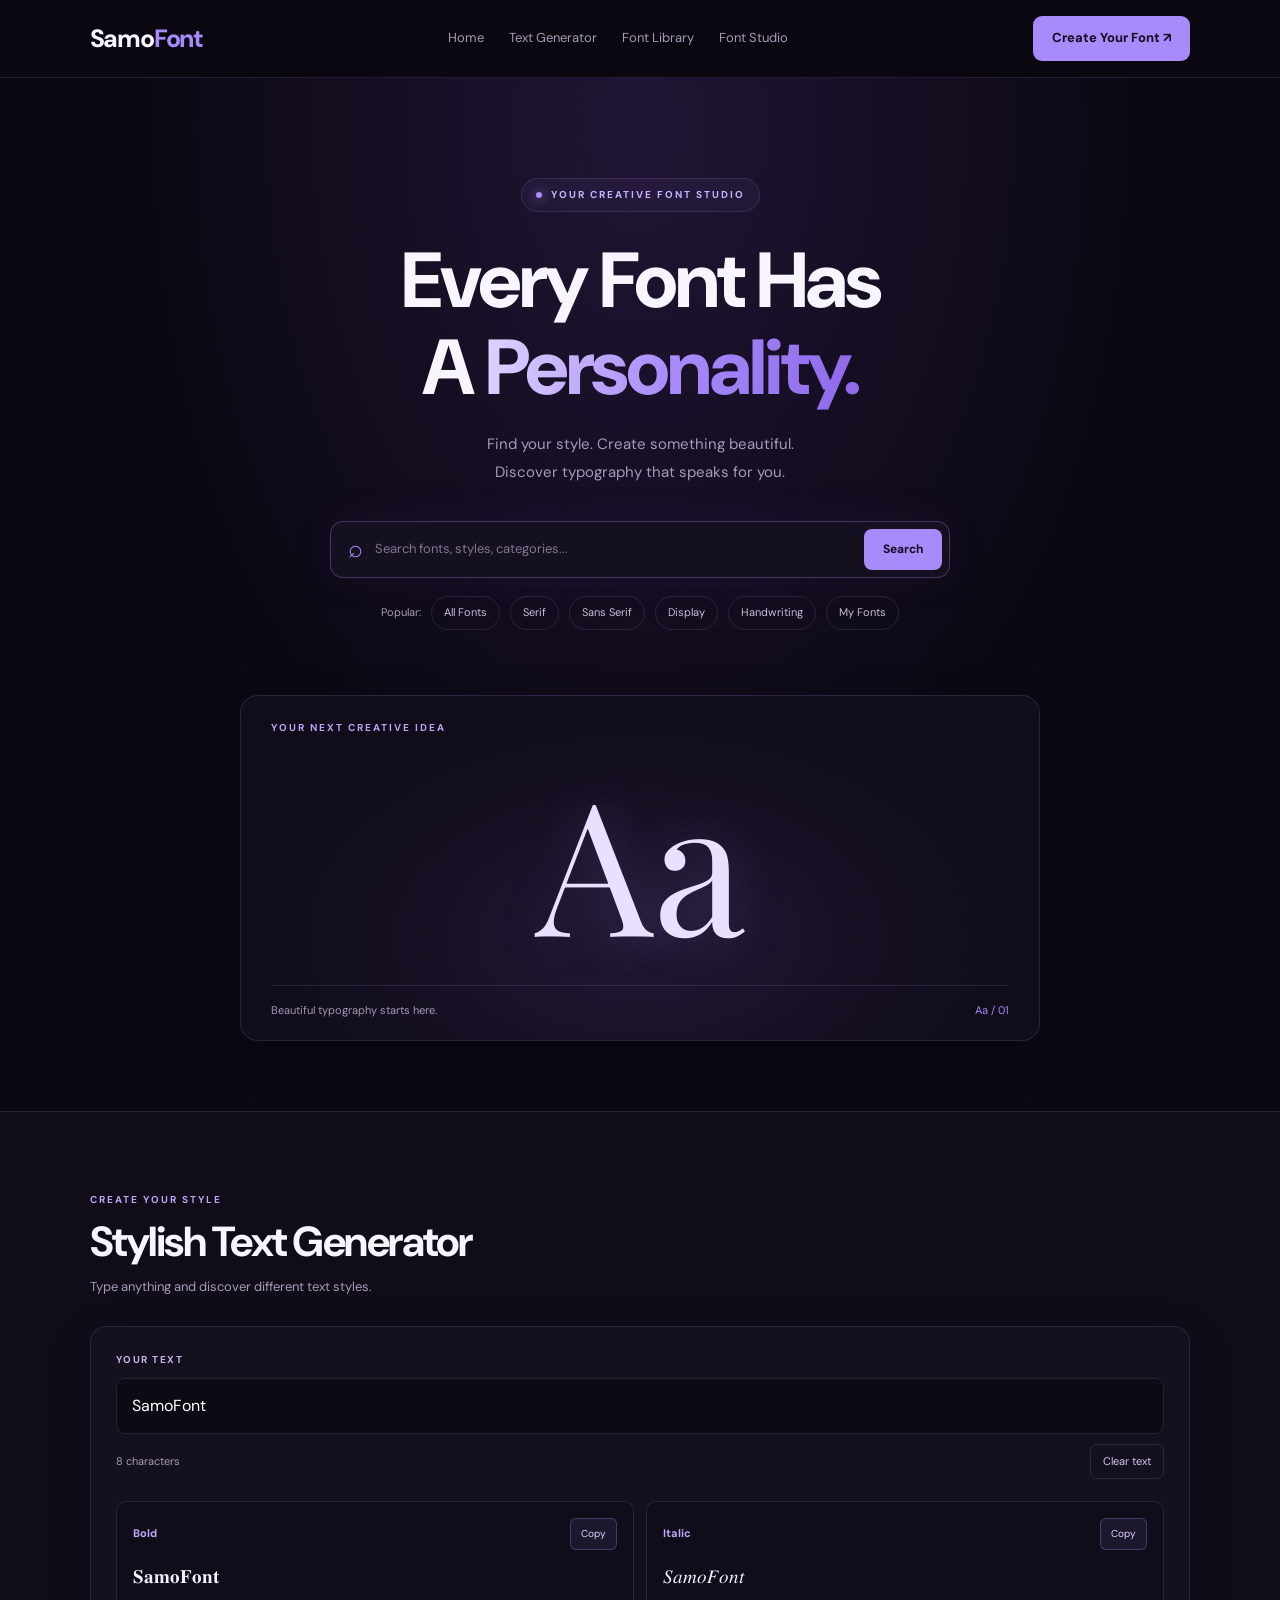
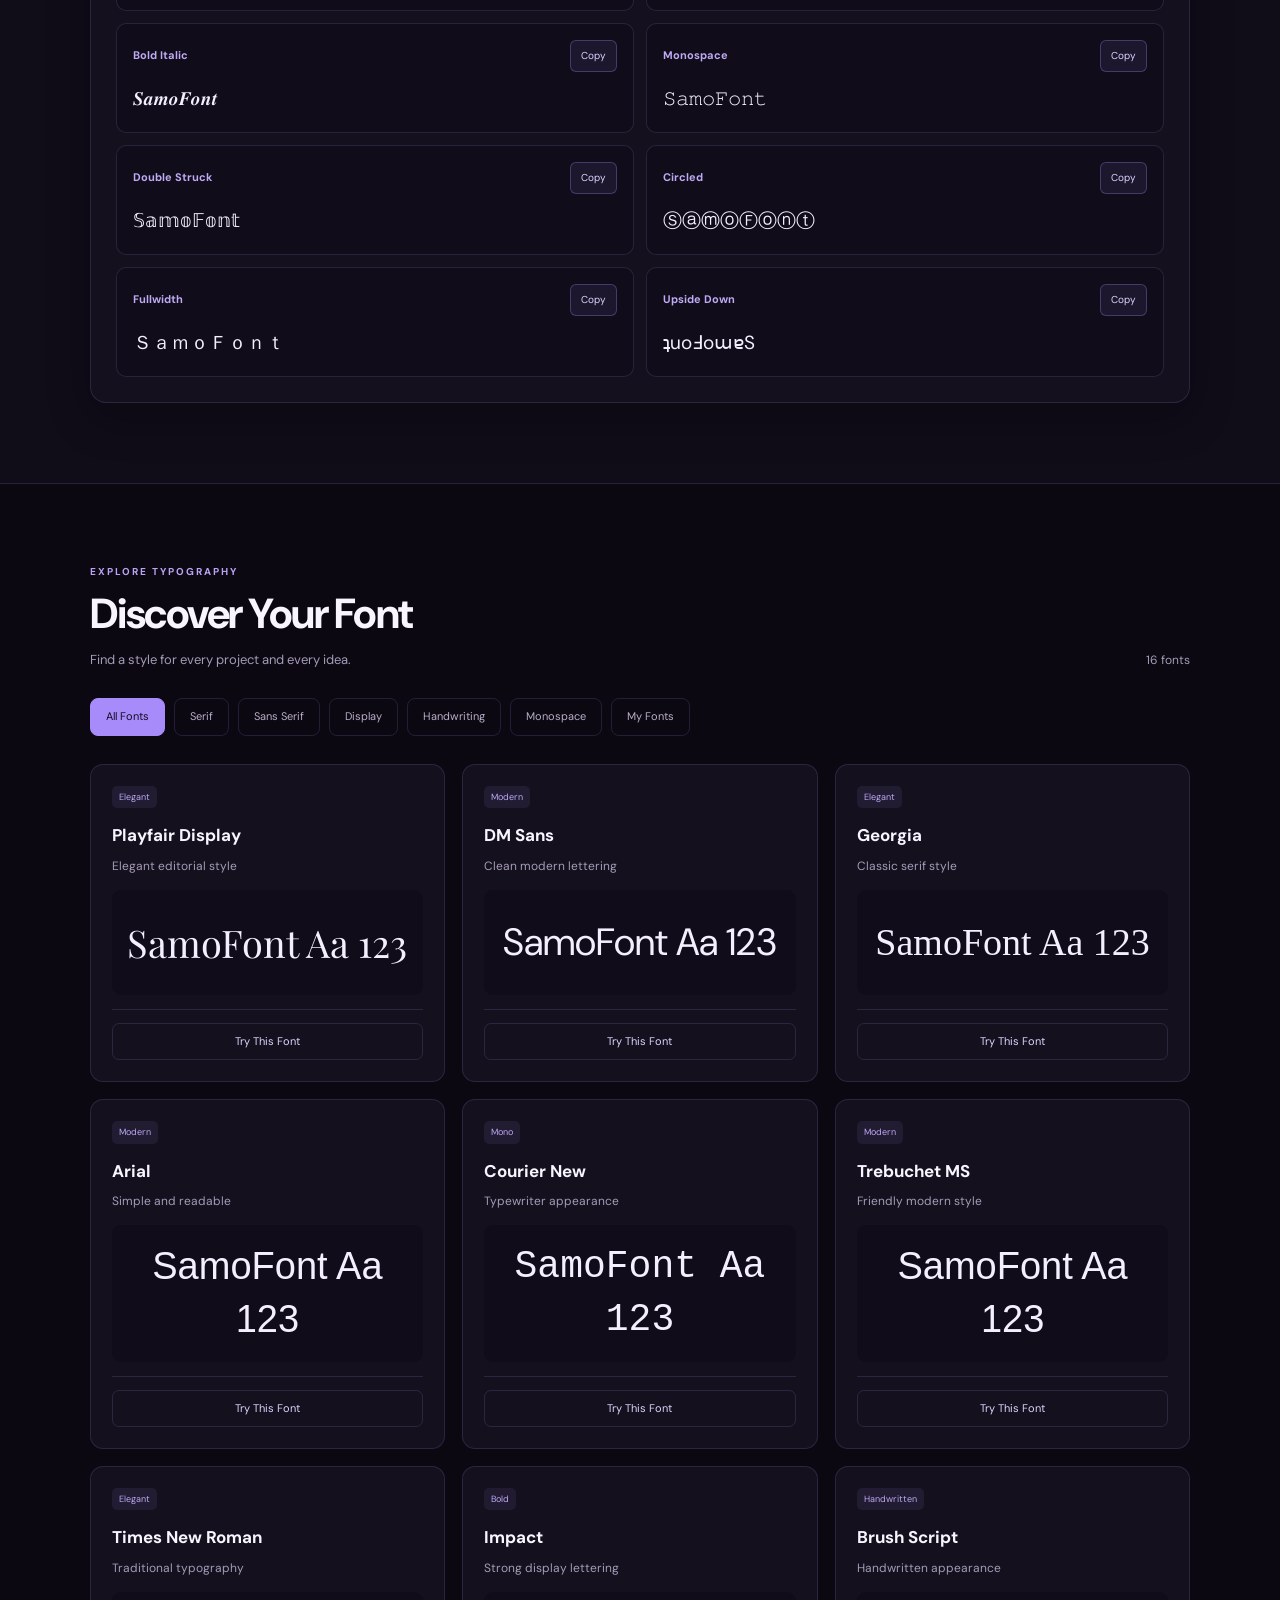
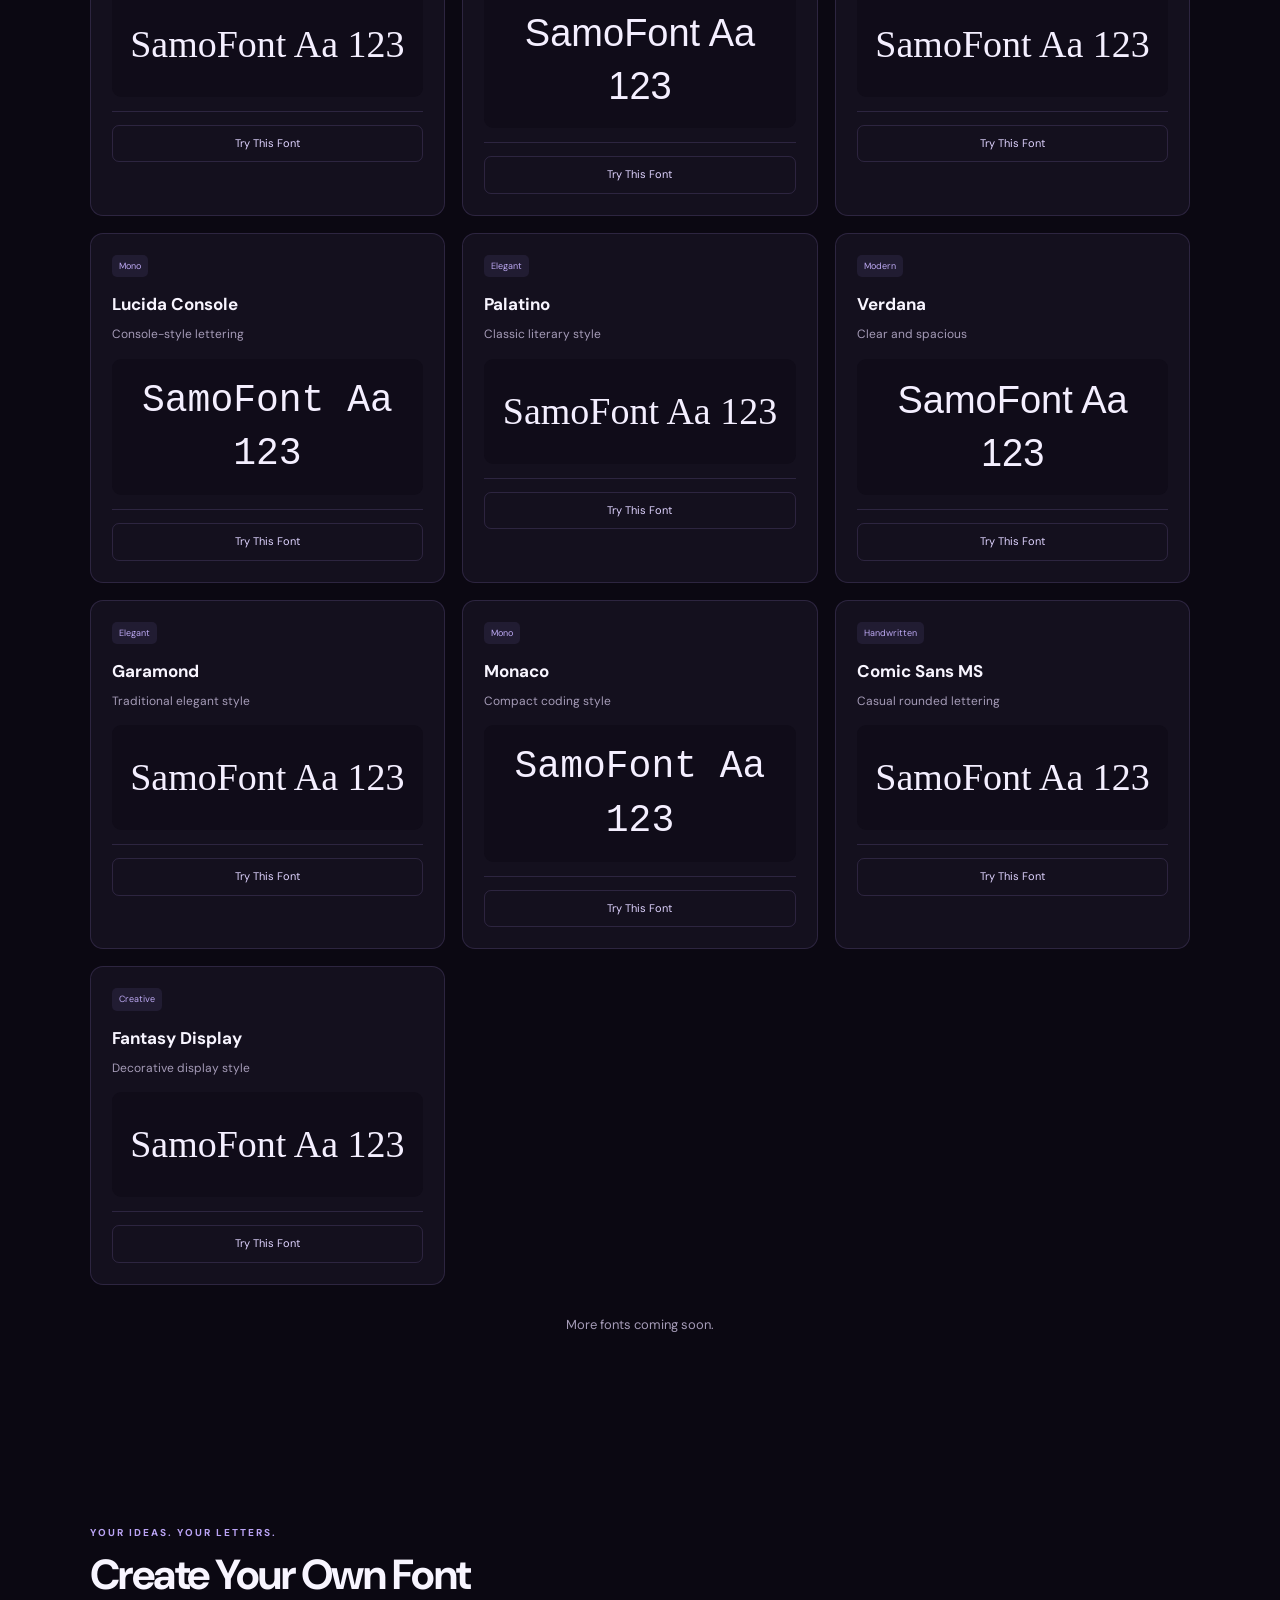
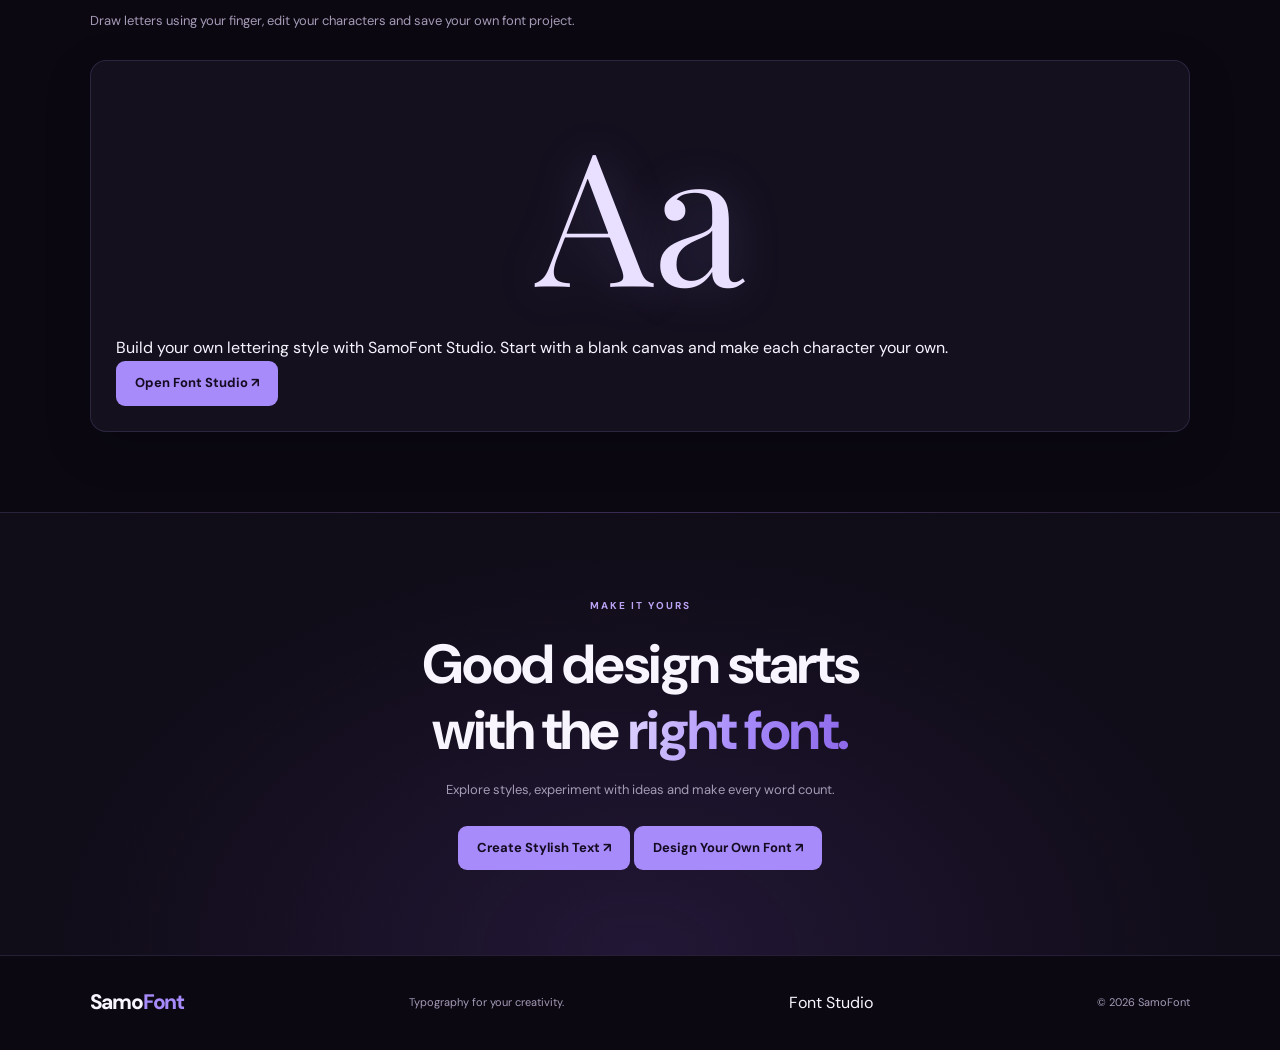
<file: index.html>
<!DOCTYPE html>
<html lang="en">
<head>
  <meta charset="UTF-8">
  <meta name="viewport" content="width=device-width, initial-scale=1.0">
  <meta name="theme-color" content="#0b0714">
  <meta name="description" content="Discover beautiful fonts, preview typography, generate stylish text and create your own fonts with SamoFont.">
  <title>SamoFont — Fonts That Define You</title>
  <link rel="stylesheet" href="style.css">
  <script src="script.js" defer></script>
</head>

<body>
  <header class="header">
    <a class="logo" href="#home">Samo<span>Font</span></a>

    <nav>
      <a href="#home">Home</a>
      <a href="#generator">Text Generator</a>
      <a href="#library">Font Library</a>
      <a href="./font-studio.html">Font Studio</a>
    </nav>

    <a href="./font-studio.html" class="nav-button">Create Your Font ↗</a>
  </header>

  <main>
    <section class="hero" id="home">
      <div class="badge"><span class="dot"></span> YOUR CREATIVE FONT STUDIO</div>

      <h1>Every Font Has<br>A <span>Personality.</span></h1>

      <p class="hero-text">
        Find your style. Create something beautiful.<br>
        Discover typography that speaks for you.
      </p>

      <form class="search-box" id="searchForm">
        <span class="search-icon">⌕</span>
        <input
          id="searchInput"
          type="search"
          placeholder="Search fonts, styles, categories..."
          aria-label="Search fonts"
        >
        <button type="submit">Search</button>
      </form>

      <div class="quick-tags">
        <span>Popular:</span>
        <button type="button" data-category="All">All Fonts</button>
        <button type="button" data-category="Serif">Serif</button>
        <button type="button" data-category="Sans Serif">Sans Serif</button>
        <button type="button" data-category="Display">Display</button>
        <button type="button" data-category="Handwriting">Handwriting</button>
      </div>

      <div class="hero-preview">
        <div class="preview-label">YOUR NEXT CREATIVE IDEA</div>
        <div class="preview-big">Aa</div>
        <div class="preview-bottom">
          <span>Beautiful typography starts here.</span>
          <span class="preview-symbol">Aa / 01</span>
        </div>
      </div>
    </section>

    <section class="generator section" id="generator">
      <div class="section-heading">
        <div>
          <div class="eyebrow">CREATE YOUR STYLE</div>
          <h2>Stylish Text Generator</h2>
          <p>Type anything and discover different text styles.</p>
        </div>
      </div>

      <div class="generator-panel">
        <label for="generatorInput">YOUR TEXT</label>

        <input
          id="generatorInput"
          type="text"
          maxlength="150"
          placeholder="Type your name here..."
          value="SamoFont"
        >

        <div class="generator-toolbar">
          <span id="characterCount">8 / 150 characters</span>
          <button class="small-button" id="clearText" type="button">Clear text</button>
        </div>

        <div id="styleResults" class="style-results"></div>
      </div>
    </section>

    <section class="library section" id="library">
      <div class="section-heading library-heading">
        <div>
          <div class="eyebrow">EXPLORE TYPOGRAPHY</div>
          <h2>Discover Your Font</h2>
          <p>Find a style for every project and every idea.</p>
        </div>

        <span id="fontCount" class="font-count"></span>
      </div>

      <div class="filters" id="categoryFilters">
        <button type="button" class="filter active" data-category="All">All Fonts</button>
        <button type="button" class="filter" data-category="Serif">Serif</button>
        <button type="button" class="filter" data-category="Sans Serif">Sans Serif</button>
        <button type="button" class="filter" data-category="Display">Display</button>
        <button type="button" class="filter" data-category="Handwriting">Handwriting</button>
        <button type="button" class="filter" data-category="Monospace">Monospace</button>
      </div>

      <div id="fontGrid" class="font-grid"></div>

      <div id="emptyState" class="empty-state" hidden>
        No fonts found. Try another search.
      </div>

      <div class="load-note">More fonts coming soon.</div>
    </section>

    <!-- NEW: FONT STUDIO -->
    <section class="section font-studio-promo">
      <div class="section-heading">
        <div>
          <div class="eyebrow">YOUR IDEAS. YOUR LETTERS.</div>
          <h2>Create Your Own Font</h2>
          <p>
            Draw letters using your finger, edit your characters
            and save your own font project.
          </p>
        </div>
      </div>

      <div class="generator-panel">
        <div class="preview-big">Aa</div>

        <p>
          Build your own lettering style with SamoFont Studio.
          Start with a blank canvas and make each character your own.
        </p>

        <a href="./font-studio.html" class="primary-button">
          Open Font Studio ↗
        </a>
      </div>
    </section>

    <section class="cta">
      <div class="eyebrow">MAKE IT YOURS</div>

      <h2>Good design starts<br>with the <span>right font.</span></h2>

      <p>
        Explore styles, experiment with ideas and make every word count.
      </p>

      <a href="#generator" class="primary-button">
        Create Stylish Text ↗
      </a>

      <a href="./font-studio.html" class="primary-button">
        Design Your Own Font ↗
      </a>
    </section>
  </main>

  <footer>
    <a class="logo" href="#home">Samo<span>Font</span></a>
    <p>Typography for your creativity.</p>
    <a href="./font-studio.html">Font Studio</a>
    <span>© <span id="year"></span> SamoFont</span>
  </footer>
</body>
</html>
</file>
<file: style.css>
@import url('https://fonts.googleapis.com/css2?family=DM+Sans:wght@400;500;600;700;800&family=Playfair+Display:wght@400;500;600;700&display=swap');

:root {
  --bg: #0b0812;
  --panel: #14101e;
  --panel-light: #1b1528;
  --purple: #a78bfa;
  --purple-bright: #b89aff;
  --text: #f8f5ff;
  --muted: #a59bb7;
  --border: rgba(185, 153, 255, 0.15);
  --success: #86efac;
  --danger: #fda4af;
  --radius: 14px;
  --shadow: 0 15px 45px rgba(0, 0, 0, 0.22);
}

* {
  box-sizing: border-box;
  margin: 0;
  padding: 0;
}

html {
  scroll-behavior: smooth;
  scroll-padding-top: 100px;
  -webkit-text-size-adjust: 100%;
}

body {
  min-height: 100vh;
  background: var(--bg);
  color: var(--text);
  font-family: 'DM Sans', sans-serif;
  line-height: 1.6;
  overflow-x: hidden;
  -webkit-font-smoothing: antialiased;
}

img,
canvas,
svg,
video {
  max-width: 100%;
}

button,
input,
textarea,
select {
  font: inherit;
}

button {
  cursor: pointer;
  -webkit-tap-highlight-color: transparent;
}

button:disabled {
  cursor: not-allowed;
  opacity: 0.5;
}

input,
textarea,
select {
  min-width: 0;
  max-width: 100%;
}

a {
  color: inherit;
  text-decoration: none;
  -webkit-tap-highlight-color: transparent;
}

button:focus-visible,
a:focus-visible,
input:focus-visible,
textarea:focus-visible,
select:focus-visible {
  outline: 2px solid var(--purple);
  outline-offset: 4px;
}

::selection {
  background: rgba(167, 139, 250, 0.35);
  color: #fff;
}

/* HEADER */

.header {
  min-height: 78px;
  padding: 15px 7%;
  display: flex;
  align-items: center;
  justify-content: space-between;
  gap: 20px;
  background: rgba(11, 8, 18, 0.94);
  border-bottom: 1px solid var(--border);
  position: sticky;
  top: 0;
  z-index: 100;
  backdrop-filter: blur(18px);
  -webkit-backdrop-filter: blur(18px);
}

.logo {
  font-size: 25px;
  font-weight: 800;
  letter-spacing: -1.2px;
  white-space: nowrap;
}

.logo span {
  color: var(--purple);
}

.header nav {
  display: flex;
  align-items: center;
  justify-content: center;
  flex-wrap: wrap;
  gap: 25px;
}

.header nav a {
  color: var(--muted);
  font-size: 13px;
  transition: color 0.2s ease;
}

.header nav a:hover,
.header nav a.active {
  color: #fff;
}

.nav-button,
.primary-button {
  display: inline-flex;
  align-items: center;
  justify-content: center;
  gap: 8px;
  min-height: 42px;
  padding: 11px 18px;
  border: 1px solid transparent;
  border-radius: 9px;
  background: var(--purple);
  color: #130b20;
  font-weight: 700;
  font-size: 13px;
  text-align: center;
  transition:
    transform 0.2s ease,
    background 0.2s ease,
    box-shadow 0.2s ease;
}

.nav-button:hover,
.primary-button:hover {
  background: #c6b2ff;
  transform: translateY(-2px);
  box-shadow: 0 8px 25px rgba(167, 139, 250, 0.18);
}

/* HERO */

.hero {
  padding: 100px 7% 70px;
  text-align: center;
  position: relative;
  overflow: hidden;
  background:
    radial-gradient(
      ellipse at 50% 5%,
      rgba(123, 74, 202, 0.19),
      transparent 55%
    );
}

.badge {
  display: inline-flex;
  align-items: center;
  justify-content: center;
  gap: 9px;
  color: #c7b4ff;
  font-size: 10px;
  font-weight: 700;
  letter-spacing: 2px;
  border: 1px solid var(--border);
  padding: 8px 14px;
  border-radius: 30px;
  background: rgba(167, 139, 250, 0.05);
}

.dot {
  flex: 0 0 6px;
  height: 6px;
  width: 6px;
  background: var(--purple);
  border-radius: 50%;
  box-shadow: 0 0 12px var(--purple);
}

.hero h1 {
  margin: 25px 0 18px;
  font-size: clamp(42px, 7vw, 78px);
  line-height: 1.12;
  letter-spacing: -3px;
  font-weight: 800;
  overflow-wrap: anywhere;
}

.hero h1 span,
.cta h2 span {
  background: linear-gradient(
    100deg,
    #e0d4ff,
    #a78bfa 50%,
    #8d68e9
  );
  color: transparent;
  background-clip: text;
  -webkit-background-clip: text;
}

.hero-text {
  max-width: 680px;
  margin: 0 auto;
  color: var(--muted);
  font-size: 15px;
  line-height: 1.9;
}

/* SEARCH */

.search-box {
  display: flex;
  align-items: center;
  gap: 12px;
  width: 100%;
  max-width: 620px;
  margin: 34px auto 18px;
  padding: 7px;
  border: 1px solid rgba(183, 152, 255, 0.28);
  background: #151020;
  border-radius: 13px;
  box-shadow: 0 0 45px rgba(132, 82, 227, 0.07);
}

.search-icon {
  flex: 0 0 auto;
  font-size: 25px;
  color: var(--purple);
  padding-left: 10px;
}

.search-box input {
  width: 100%;
  flex: 1 1 auto;
  border: none;
  outline: none;
  background: transparent;
  color: #fff;
  font-size: 13px;
}

.search-box input::placeholder {
  color: #82768f;
}

.search-box button {
  flex: 0 0 auto;
  border: none;
  border-radius: 8px;
  padding: 11px 19px;
  color: #130b20;
  background: var(--purple);
  font-weight: 700;
  font-size: 12px;
  transition: background 0.2s ease;
}

.search-box button:hover {
  background: #c6b2ff;
}

.quick-tags {
  display: flex;
  justify-content: center;
  align-items: center;
  gap: 10px;
  flex-wrap: wrap;
  color: var(--muted);
  font-size: 11px;
}

.quick-tags button {
  border: 1px solid var(--border);
  border-radius: 30px;
  padding: 7px 12px;
  background: transparent;
  color: #c8bfd7;
  font-size: 11px;
  transition: 0.2s ease;
}

.quick-tags button:hover {
  border-color: var(--purple);
  color: #fff;
  background: rgba(167, 139, 250, 0.08);
}

/* HERO PREVIEW */

.hero-preview {
  width: 100%;
  max-width: 800px;
  margin: 65px auto 0;
  padding: 24px 30px 20px;
  text-align: left;
  border: 1px solid var(--border);
  border-radius: 18px;
  background:
    radial-gradient(
      ellipse at 50% 70%,
      rgba(122, 81, 194, 0.16),
      transparent 65%
    ),
    #100c19;
  box-shadow: var(--shadow);
}

.preview-label,
.eyebrow {
  color: #bba4f5;
  font-size: 10px;
  font-weight: 700;
  letter-spacing: 2px;
}

.preview-big {
  font-family: 'Playfair Display', serif;
  text-align: center;
  font-size: clamp(90px, 19vw, 185px);
  line-height: 1.35;
  color: #e9e0ff;
  text-shadow: 0 0 50px rgba(167, 139, 250, 0.22);
  overflow-wrap: anywhere;
}

.preview-bottom {
  display: flex;
  justify-content: space-between;
  align-items: center;
  gap: 15px;
  border-top: 1px solid var(--border);
  padding-top: 16px;
  color: var(--muted);
  font-size: 11px;
}

.preview-symbol {
  color: var(--purple);
  white-space: nowrap;
}

/* GENERAL SECTIONS */

.section {
  padding: 80px 7%;
}

.section-heading {
  display: flex;
  align-items: end;
  justify-content: space-between;
  gap: 20px;
  margin-bottom: 28px;
}

.section-heading h2 {
  margin-top: 9px;
  font-size: clamp(28px, 4vw, 42px);
  letter-spacing: -1.5px;
  line-height: 1.2;
  overflow-wrap: anywhere;
}

.section-heading p {
  margin-top: 10px;
  color: var(--muted);
  font-size: 13px;
}

/* TEXT GENERATOR */

.generator {
  background: #100c18;
  border-top: 1px solid var(--border);
  border-bottom: 1px solid var(--border);
}

.generator-panel {
  padding: 25px;
  border: 1px solid var(--border);
  border-radius: 16px;
  background: var(--panel);
  box-shadow: var(--shadow);
}

.generator-panel label {
  display: block;
  margin-bottom: 10px;
  color: #c4b3ec;
  font-size: 10px;
  letter-spacing: 1.5px;
  font-weight: 700;
}

.generator-panel > input {
  width: 100%;
  min-height: 48px;
  padding: 14px 15px;
  border: 1px solid var(--border);
  border-radius: 9px;
  background: #0d0a14;
  color: #fff;
  outline: none;
}

.generator-panel > input:focus {
  border-color: var(--purple);
  box-shadow: 0 0 0 3px rgba(167, 139, 250, 0.08);
}

.generator-toolbar {
  display: flex;
  align-items: center;
  justify-content: space-between;
  margin: 10px 0 22px;
  gap: 10px;
  color: var(--muted);
  font-size: 11px;
}

.small-button {
  background: transparent;
  border: 1px solid var(--border);
  color: #d4c6f2;
  border-radius: 7px;
  padding: 8px 12px;
  font-size: 11px;
  transition: 0.2s ease;
}

.small-button:hover {
  border-color: var(--purple);
  background: rgba(167, 139, 250, 0.08);
}

/* GENERATED STYLE CARDS */

.style-results {
  display: grid;
  grid-template-columns: repeat(2, minmax(0, 1fr));
  gap: 12px;
}

.style-card {
  min-width: 0;
  padding: 16px;
  border: 1px solid var(--border);
  background: #100c19;
  border-radius: 10px;
  transition: border-color 0.2s ease;
}

.style-card:hover {
  border-color: rgba(167, 139, 250, 0.45);
}

.style-card-top {
  display: flex;
  justify-content: space-between;
  align-items: center;
  gap: 8px;
  margin-bottom: 12px;
}

.style-card-top strong {
  color: #bfaaf5;
  font-size: 11px;
}

.copy-button {
  border: 1px solid rgba(167, 139, 250, 0.3);
  border-radius: 6px;
  background: rgba(167, 139, 250, 0.09);
  color: #dfd3ff;
  padding: 7px 10px;
  font-size: 10px;
  white-space: nowrap;
  transition: 0.2s ease;
}

.copy-button:hover {
  background: rgba(167, 139, 250, 0.2);
}

.style-output {
  overflow-wrap: anywhere;
  word-break: break-word;
  font-size: 19px;
  min-height: 32px;
  color: #f4efff;
}

/* FONT LIBRARY */

.library {
  background: var(--bg);
}

.font-count {
  color: var(--muted);
  font-size: 12px;
  white-space: nowrap;
}

.filters {
  display: flex;
  gap: 9px;
  flex-wrap: wrap;
  margin-bottom: 28px;
}

.filter {
  border: 1px solid var(--border);
  color: #b9aec9;
  background: transparent;
  padding: 9px 15px;
  border-radius: 8px;
  font-size: 11px;
  transition: 0.2s ease;
}

.filter.active,
.filter:hover {
  color: #150d21;
  background: var(--purple);
  border-color: var(--purple);
}

.font-grid {
  display: grid;
  grid-template-columns: repeat(3, minmax(0, 1fr));
  gap: 17px;
}

.font-card {
  min-width: 0;
  padding: 21px;
  background: var(--panel);
  border: 1px solid var(--border);
  border-radius: 13px;
  transition:
    transform 0.2s ease,
    border-color 0.2s ease,
    box-shadow 0.2s ease;
}

.font-card:hover {
  transform: translateY(-4px);
  border-color: rgba(167, 139, 250, 0.55);
  box-shadow: 0 12px 30px rgba(0, 0, 0, 0.18);
}

.font-card-head {
  display: flex;
  justify-content: space-between;
  align-items: center;
  gap: 8px;
}

.font-category {
  color: #bda9f3;
  background: rgba(167, 139, 250, 0.09);
  border-radius: 5px;
  padding: 4px 7px;
  font-size: 9px;
}

.font-card-head small {
  color: var(--muted);
  font-size: 10px;
}

.font-sample {
  min-height: 105px;
  display: flex;
  justify-content: center;
  align-items: center;
  text-align: center;
  overflow-wrap: anywhere;
  word-break: break-word;
  padding: 15px 0;
  font-size: clamp(25px, 3vw, 38px);
  line-height: 1.3;
}

.font-card-bottom {
  display: flex;
  align-items: center;
  justify-content: space-between;
  gap: 8px;
  padding-top: 13px;
  border-top: 1px solid var(--border);
}

.font-card-bottom strong {
  font-size: 12px;
  overflow-wrap: anywhere;
}

.font-card-bottom button {
  flex: 0 0 auto;
  border: 1px solid var(--border);
  background: transparent;
  color: #d9cbff;
  border-radius: 6px;
  padding: 7px 10px;
  font-size: 10px;
  transition: 0.2s ease;
}

.font-card-bottom button:hover {
  background: rgba(167, 139, 250, 0.12);
  border-color: var(--purple);
}

.empty-state,
.load-note {
  padding: 30px 0;
  text-align: center;
  color: var(--muted);
  font-size: 13px;
}

/* FONT STUDIO — SHARED STYLES */

.studio,
.studio-page,
.font-studio {
  width: 100%;
}

.studio-container,
.studio-wrapper,
.studio-main {
  width: min(1100px, 90%);
  margin: 0 auto;
}

.studio-panel,
.studio-card,
.studio-toolbar,
.canvas-panel,
.preview-panel,
.glyph-panel,
.library-panel {
  min-width: 0;
  background: var(--panel);
  border: 1px solid var(--border);
  border-radius: var(--radius);
  padding: 20px;
}

.studio input,
.studio textarea,
.studio select,
.studio-page input,
.studio-page textarea,
.studio-page select,
.font-studio input,
.font-studio textarea,
.font-studio select {
  width: 100%;
  min-height: 42px;
  padding: 10px 12px;
  color: var(--text);
  background: #0d0a14;
  border: 1px solid var(--border);
  border-radius: 8px;
}

.studio textarea,
.studio-page textarea,
.font-studio textarea {
  resize: vertical;
}

.studio label,
.studio-page label,
.font-studio label {
  display: block;
  margin-bottom: 7px;
  color: #c4b3ec;
  font-size: 12px;
  font-weight: 600;
}

.studio button,
.studio-page button,
.font-studio button {
  max-width: 100%;
}

.studio canvas,
.studio-page canvas,
.font-studio canvas {
  display: block;
  max-width: 100%;
  touch-action: none;
  border-radius: 9px;
}

.studio .button-row,
.studio-page .button-row,
.font-studio .button-row {
  display: flex;
  flex-wrap: wrap;
  gap: 10px;
}

.studio .button-row button,
.studio-page .button-row button,
.font-studio .button-row button {
  flex: 1 1 auto;
}

.studio .primary-button,
.studio-page .primary-button,
.font-studio .primary-button {
  background: var(--purple);
  color: #130b20;
}

.studio .secondary-button,
.studio-page .secondary-button,
.font-studio .secondary-button {
  padding: 10px 14px;
  color: #dfd3ff;
  background: #211831;
  border: 1px solid var(--border);
  border-radius: 8px;
}

.studio .secondary-button:hover,
.studio-page .secondary-button:hover,
.font-studio .secondary-button:hover {
  border-color: var(--purple);
}

/* CALL TO ACTION */

.cta {
  padding: 85px 7%;
  text-align: center;
  border-top: 1px solid var(--border);
  background:
    radial-gradient(
      ellipse at 50% 100%,
      rgba(126, 78, 201, 0.17),
      transparent 65%
    ),
    #100c18;
}

.cta h2 {
  margin: 17px 0;
  font-size: clamp(34px, 5vw, 55px);
  line-height: 1.2;
  letter-spacing: -1.8px;
  overflow-wrap: anywhere;
}

.cta p {
  max-width: 430px;
  margin: 0 auto 25px;
  color: var(--muted);
  font-size: 13px;
}

/* FOOTER */

footer {
  padding: 30px 7%;
  display: flex;
  justify-content: space-between;
  align-items: center;
  flex-wrap: wrap;
  gap: 15px;
  border-top: 1px solid var(--border);
}

footer .logo {
  font-size: 21px;
}

footer p,
footer > span {
  color: var(--muted);
  font-size: 11px;
}

/* TABLETS */

@media (min-width: 1500px) {
  .header,
  .hero,
  .section,
  .cta,
  footer {
    padding-left: max(7%, calc((100% - 1300px) / 2));
    padding-right: max(7%, calc((100% - 1300px) / 2));
  }
}

@media (max-width: 950px) {
  .header {
    padding-left: 5%;
    padding-right: 5%;
  }

  .header nav {
    gap: 17px;
  }

  .font-grid {
    grid-template-columns: repeat(2, minmax(0, 1fr));
  }

  .hero,
  .section,
  .cta,
  footer {
    padding-left: 5%;
    padding-right: 5%;
  }
}

/* MOBILE */

@media (max-width: 650px) {
  .header {
    min-height: auto;
    padding: 13px 5%;
    display: flex;
    flex-wrap: wrap;
    gap: 12px;
  }

  .logo {
    font-size: 22px;
  }

  .header nav {
    order: 3;
    width: 100%;
    display: flex;
    justify-content: center;
    gap: 17px;
  }

  .header nav a {
    font-size: 11px;
  }

  .nav-button {
    min-height: 37px;
    padding: 9px 11px;
    font-size: 11px;
  }

  .hero {
    padding: 62px 5% 48px;
  }

  .hero h1 {
    margin-top: 22px;
    font-size: clamp(38px, 10vw, 58px);
    letter-spacing: -1.8px;
  }

  .hero-text {
    font-size: 13px;
    line-height: 1.8;
  }

  .badge {
    font-size: 9px;
    letter-spacing: 1.4px;
  }

  .search-box {
    gap: 6px;
    margin-top: 25px;
  }

  .search-icon {
    padding-left: 6px;
    font-size: 21px;
  }

  .search-box input {
    font-size: 12px;
  }

  .search-box button {
    padding: 10px 12px;
    font-size: 11px;
  }

  .quick-tags {
    gap: 7px;
  }

  .quick-tags button {
    padding: 7px 10px;
  }

  .hero-preview {
    margin-top: 42px;
    padding: 17px;
    border-radius: 13px;
  }

  .preview-big {
    font-size: clamp(75px, 23vw, 130px);
    line-height: 1.4;
  }

  .preview-bottom {
    font-size: 9px;
    gap: 8px;
  }

  .section {
    padding: 55px 5%;
  }

  .section-heading {
    align-items: flex-start;
    flex-direction: column;
    gap: 10px;
    margin-bottom: 22px;
  }

  .section-heading h2 {
    font-size: clamp(27px, 7vw, 34px);
    letter-spacing: -1px;
  }

  .section-heading p {
    font-size: 12px;
  }

  .generator-panel {
    padding: 16px;
  }

  .generator-toolbar {
    align-items: flex-start;
    flex-wrap: wrap;
  }

  .style-results {
    grid-template-columns: 1fr;
    gap: 10px;
  }

  .style-card {
    padding: 14px;
  }

  .style-output {
    font-size: 17px;
  }

  .filters {
    gap: 7px;
    margin-bottom: 20px;
  }

  .filter {
    padding: 8px 11px;
    font-size: 10px;
  }

  .font-grid {
    grid-template-columns: 1fr;
    gap: 12px;
  }

  .font-card {
    padding: 18px;
  }

  .font-sample {
    min-height: 95px;
    font-size: 34px;
  }

  .cta {
    padding: 60px 5%;
  }

  .cta h2 {
    font-size: clamp(32px, 8vw, 43px);
    letter-spacing: -1px;
  }

  footer {
    padding: 25px 5%;
    gap: 12px;
  }

  footer p {
    order: 3;
    width: 100%;
  }

  .studio-container,
  .studio-wrapper,
  .studio-main {
    width: 92%;
  }

  .studio-panel,
  .studio-card,
  .studio-toolbar,
  .canvas-panel,
  .preview-panel,
  .glyph-panel,
  .library-panel {
    padding: 14px;
  }
}

/* VERY SMALL PHONES */

@media (max-width: 380px) {
  .header nav {
    gap: 12px;
  }

  .header nav a {
    font-size: 10px;
  }

  .nav-button {
    padding: 8px;
    font-size: 10px;
  }

  .hero h1 {
    font-size: 37px;
  }

  .search-box {
    gap: 4px;
  }

  .search-box button {
    padding: 9px;
    font-size: 10px;
  }

  .hero-preview {
    padding: 13px;
  }

  .preview-bottom {
    flex-wrap: wrap;
  }

  .generator-panel {
    padding: 12px;
  }

  .font-card-bottom {
    align-items: flex-start;
  }
}

/* REDUCED MOTION */

@media (prefers-reduced-motion: reduce) {
  *,
  *::before,
  *::after {
    scroll-behavior: auto !important;
    transition-duration: 0.01ms !important;
    animation-duration: 0.01ms !important;
    animation-iteration-count: 1 !important;
  }
}
/* FIX: FONT LIBRARY CARDS */

.font-grid > .font-card {
  min-width: 0;
  padding: 21px;
  background: var(--panel);
  border: 1px solid var(--border);
  border-radius: 13px;
  transition:
    transform 0.2s ease,
    border-color 0.2s ease,
    box-shadow 0.2s ease;
}

.font-grid > .font-card:hover {
  transform: translateY(-4px);
  border-color: rgba(167, 139, 250, 0.55);
  box-shadow: 0 12px 30px rgba(0, 0, 0, 0.18);
}

.font-grid > .font-card .font-card-top,
.font-grid > .font-card .font-card-head {
  display: flex;
  justify-content: space-between;
  align-items: center;
  flex-wrap: wrap;
  gap: 8px;
}

.font-grid > .font-card h3 {
  margin-top: 14px;
  font-size: 17px;
  overflow-wrap: anywhere;
}

.font-grid > .font-card .font-description {
  margin-top: 7px;
  color: var(--muted);
  font-size: 12px;
}

.font-grid > .font-card .font-preview,
.font-grid > .font-card .font-sample {
  min-height: 105px;
  display: flex;
  justify-content: center;
  align-items: center;
  text-align: center;
  overflow-wrap: anywhere;
  word-break: break-word;
  padding: 15px 8px;
  margin: 14px 0;
  border-radius: 9px;
  background: #100c19;
  color: #f4efff;
  font-size: clamp(25px, 3vw, 38px);
  line-height: 1.4;
}

.font-grid > .font-card .font-card-actions {
  display: flex;
  flex-wrap: wrap;
  gap: 8px;
  padding-top: 13px;
  border-top: 1px solid var(--border);
}

.font-grid > .font-card .font-card-actions button {
  flex: 1 1 auto;
  min-width: 0;
  padding: 9px 11px;
  border: 1px solid var(--border);
  border-radius: 7px;
  background: transparent;
  color: #dfd3ff;
  font-size: 11px;
}

.font-grid > .font-card .font-card-actions button:hover {
  border-color: var(--purple);
  background: rgba(167, 139, 250, 0.12);
}

.font-grid > .font-card .custom-badge {
  color: var(--success);
  font-size: 9px;
  font-weight: 700;
  letter-spacing: 1px;
}

.font-grid > .font-card .font-category {
  display: inline-block;
}

.font-grid > .font-card .custom-font-preview {
  overflow-wrap: anywhere;
}

/* MOBILE FIX */

@media (max-width: 650px) {
  .font-grid > .font-card {
    padding: 18px;
  }

  .font-grid > .font-card .font-preview,
  .font-grid > .font-card .font-sample {
    min-height: 95px;
    font-size: 32px;
  }

  .font-grid > .font-card .font-card-actions button {
    font-size: 11px;
  }
}
</file>
